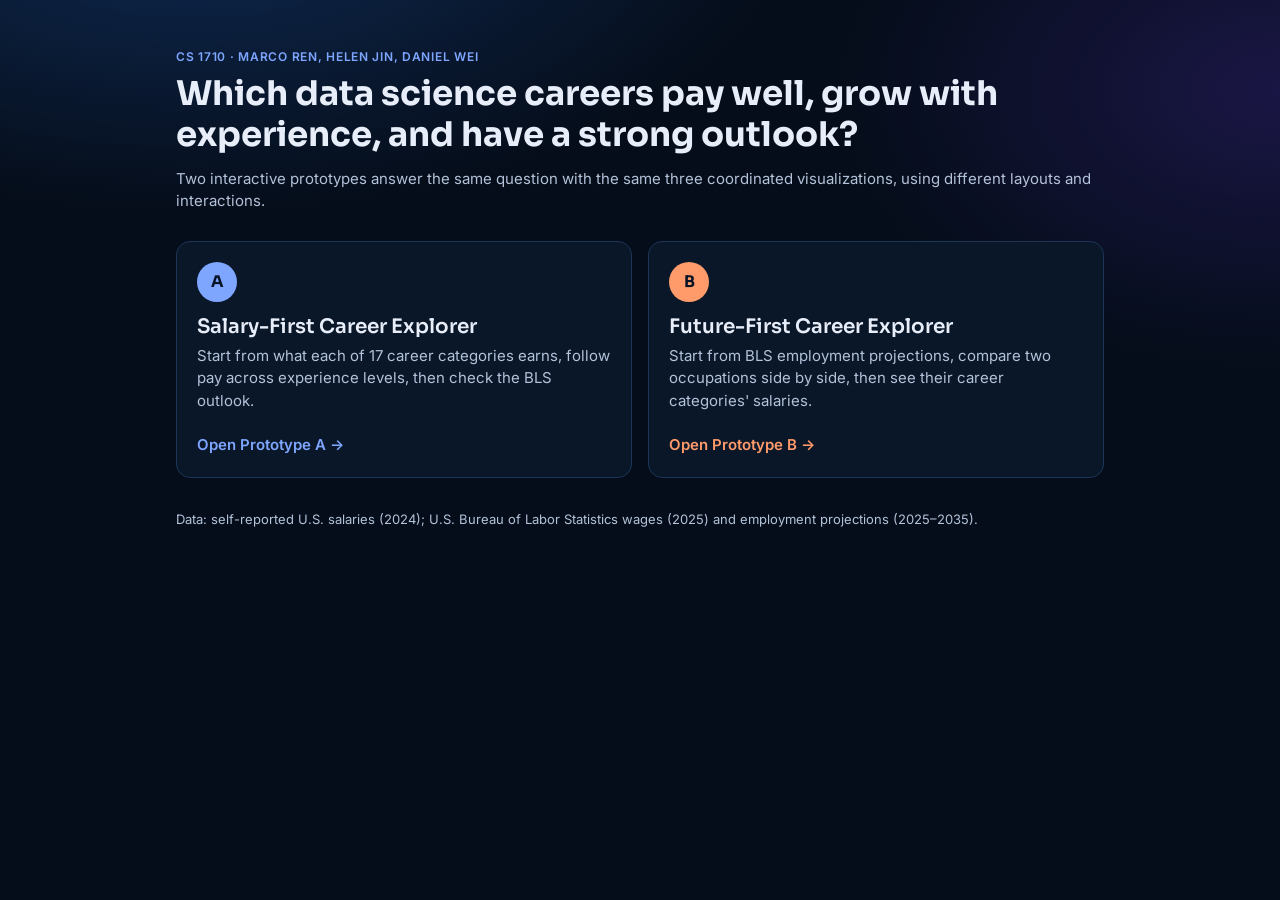
<file: index.html>
<!doctype html>
<html lang="en">
<head>
  <meta charset="utf-8" />
  <meta name="viewport" content="width=device-width, initial-scale=1" />
  <title>Data Career Explorer</title>
  <meta name="description" content="CS 1710 project: two interactive dashboards exploring U.S. data science salaries, experience-level pay, and BLS employment outlook." />
  <link rel="icon" href="data:image/svg+xml,%3Csvg xmlns=%22http://www.w3.org/2000/svg%22 viewBox=%220 0 32 32%22%3E%3Ccircle cx=%2216%22 cy=%2216%22 r=%2214%22 fill=%22%237ea6ff%22/%3E%3C/svg%3E" />
  <link href="https://fonts.googleapis.com/css2?family=Inter:wght@400;600&family=Sora:wght@600;700&display=swap" rel="stylesheet" />
  <style>
    :root { --bg: #050d1a; --card: #0a1729; --border: #1c3557; --text: #e8eef9; --text-2: #b3c2d9; --b1: #7ea6ff; --b3: #ff9b6a; color-scheme: dark; }
    * { box-sizing: border-box; }
    body { margin: 0; min-height: 100vh; font: 15px/1.5 "Inter", system-ui, sans-serif; color: var(--text);
      background: radial-gradient(1000px 500px at 15% -10%, #0f2a52 0%, transparent 60%), radial-gradient(800px 500px at 100% 10%, #1a1645 0%, transparent 55%), var(--bg); }
    main { max-width: 960px; margin: 0 auto; padding: 48px 16px; }
    .eyebrow { color: var(--b1); font-weight: 600; letter-spacing: .06em; text-transform: uppercase; font-size: 12px; }
    h1 { font: 700 clamp(24px, 4vw, 34px)/1.2 "Sora", sans-serif; margin: 8px 0 12px; }
    p { color: var(--text-2); margin: 0 0 12px; }
    .cards { display: grid; grid-template-columns: repeat(auto-fit, minmax(260px, 1fr)); gap: 16px; margin-top: 28px; }
    a.card { display: block; text-decoration: none; color: inherit; background: var(--card); border: 1px solid var(--border); border-radius: 14px; padding: 20px; transition: transform .15s, border-color .15s; }
    a.card:hover, a.card:focus-visible { transform: translateY(-2px); border-color: var(--c); outline: none; }
    .badge { display: inline-grid; place-items: center; width: 40px; height: 40px; border-radius: 50%; background: var(--c); color: #071225; font: 700 16px "Sora", sans-serif; }
    h2 { font: 600 20px "Sora", sans-serif; margin: 12px 0 6px; }
    .go { color: var(--c); font-weight: 600; margin-top: 10px; display: inline-block; }
    footer { margin-top: 32px; font-size: 13px; color: var(--text-2); }
  </style>
</head>
<body>
  <main>
    <div class="eyebrow">CS 1710 · Marco Ren, Helen Jin, Daniel Wei</div>
    <h1>Which data science careers pay well, grow with experience, and have a strong outlook?</h1>
    <p>Two interactive prototypes answer the same question with the same three coordinated visualizations, using different layouts and interactions.</p>
    <div class="cards">
      <a class="card" href="prototype-a-grouped/" style="--c: var(--b1)">
        <span class="badge">A</span>
        <h2>Salary-First Career Explorer</h2>
        <p>Start from what each of 17 career categories earns, follow pay across experience levels, then check the BLS outlook.</p>
        <span class="go">Open Prototype A →</span>
      </a>
      <a class="card" href="prototype-b-grouped/" style="--c: var(--b3)">
        <span class="badge">B</span>
        <h2>Future-First Career Explorer</h2>
        <p>Start from BLS employment projections, compare two occupations side by side, then see their career categories' salaries.</p>
        <span class="go">Open Prototype B →</span>
      </a>
    </div>
    <footer>Data: self-reported U.S. salaries (2024); U.S. Bureau of Labor Statistics wages (2025) and employment projections (2025–2035).</footer>
  </main>
</body>
</html>
</file>
